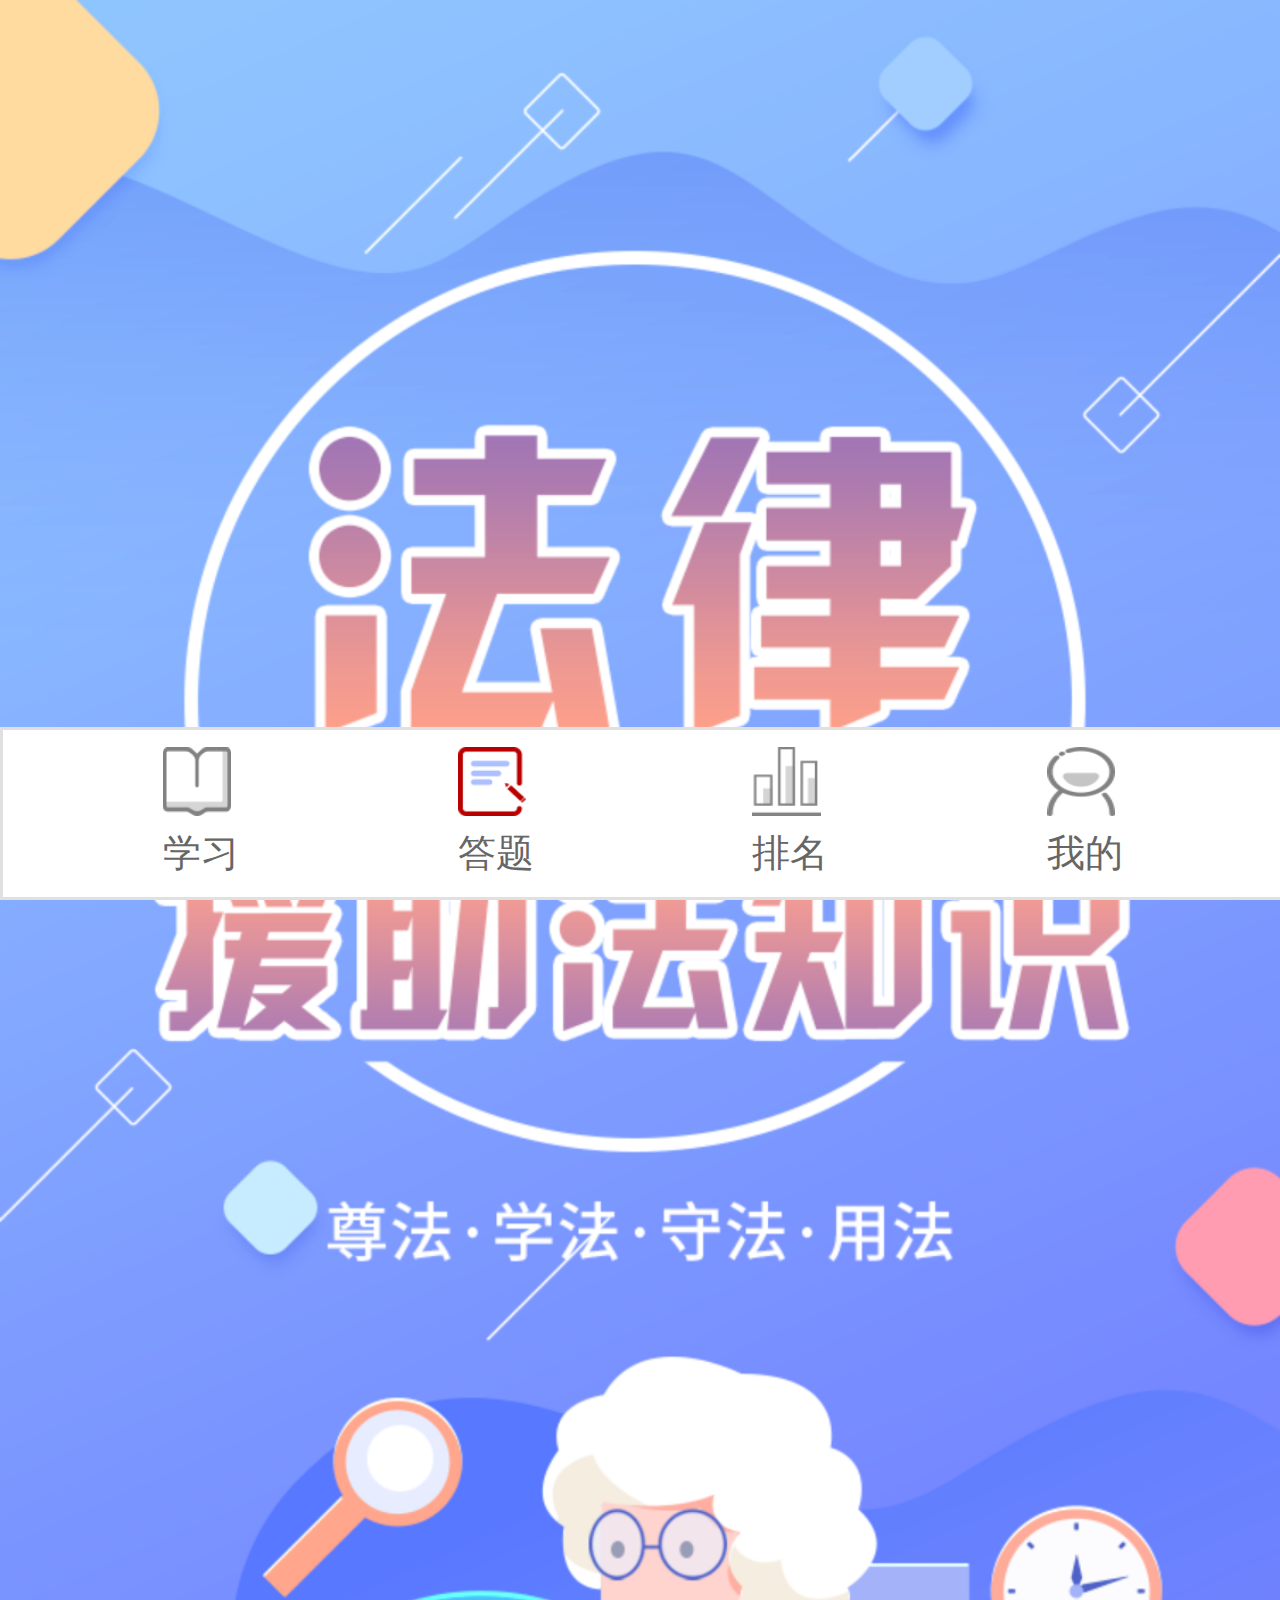
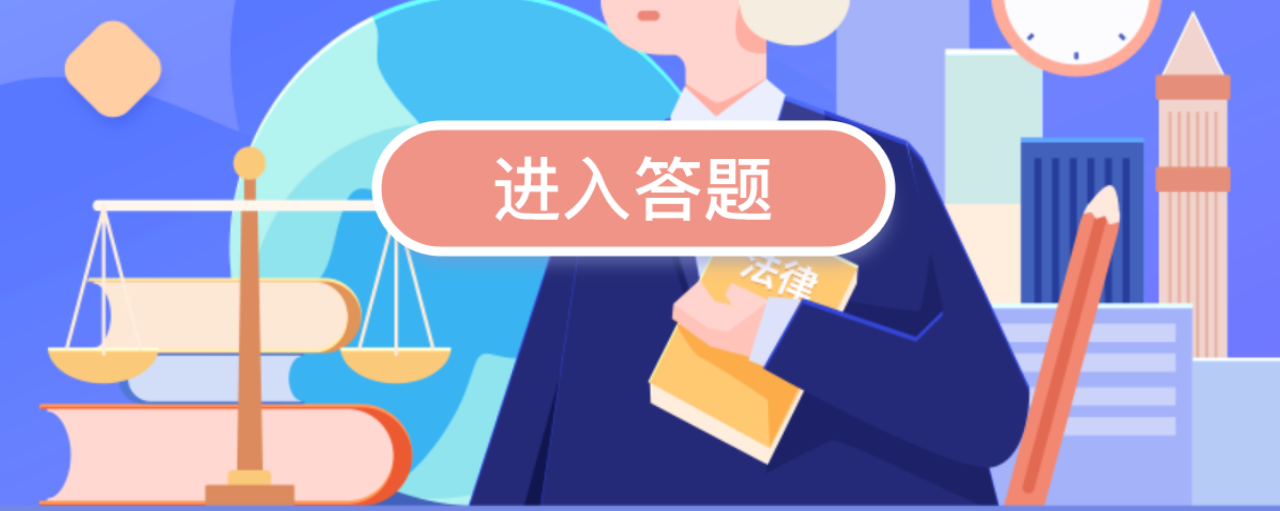
<file: index.html>
<!DOCTYPE html>
<html>
  <head>
    <meta charset="utf-8" />
    <title></title>
		<meta content="width=device-width, initial-scale=1.0, maximum-scale=1.0, user-scalable=0" name="viewport">   
	<link href="./css/index.css" rel="stylesheet" type="text/css">
	
  </head>
 <script  src="./js/common.js">
  
 </script>
 
  <body>
    <div class="box">
     <div class="contentBox">
	
 
	<div  class="submit">
		<img   src="img/btn-2.png" />	
	</div> 
	</div>
	
	<div  class="bottom">
		<div  class="bottombox">
		<div>
			<div  class="bottomimg"><img  src="./img/xuexi-2.png"  /></div>
			<div>学习</div>
		</div>
		<div>
		<div  class="bottomimg">	<img  src="./img/dati-1.png"  /></div>
		<div>	答题</div>
		</div>
		<div>
		<div  class="bottomimg">	<img  src="./img/paiming-2.png"  /></div>
		<div>	排名  </div>
		</div>
		<div>
		<div  class="bottomimg">	<img  src="./img/wode-2.png"  /> </div>
		<div>	我的</div>
		</div>
		
	</div>	
		
		
		
	</div>   
		   
    </div>
  </body>

  <script type="text/javascript"></script>
</html>
</file>
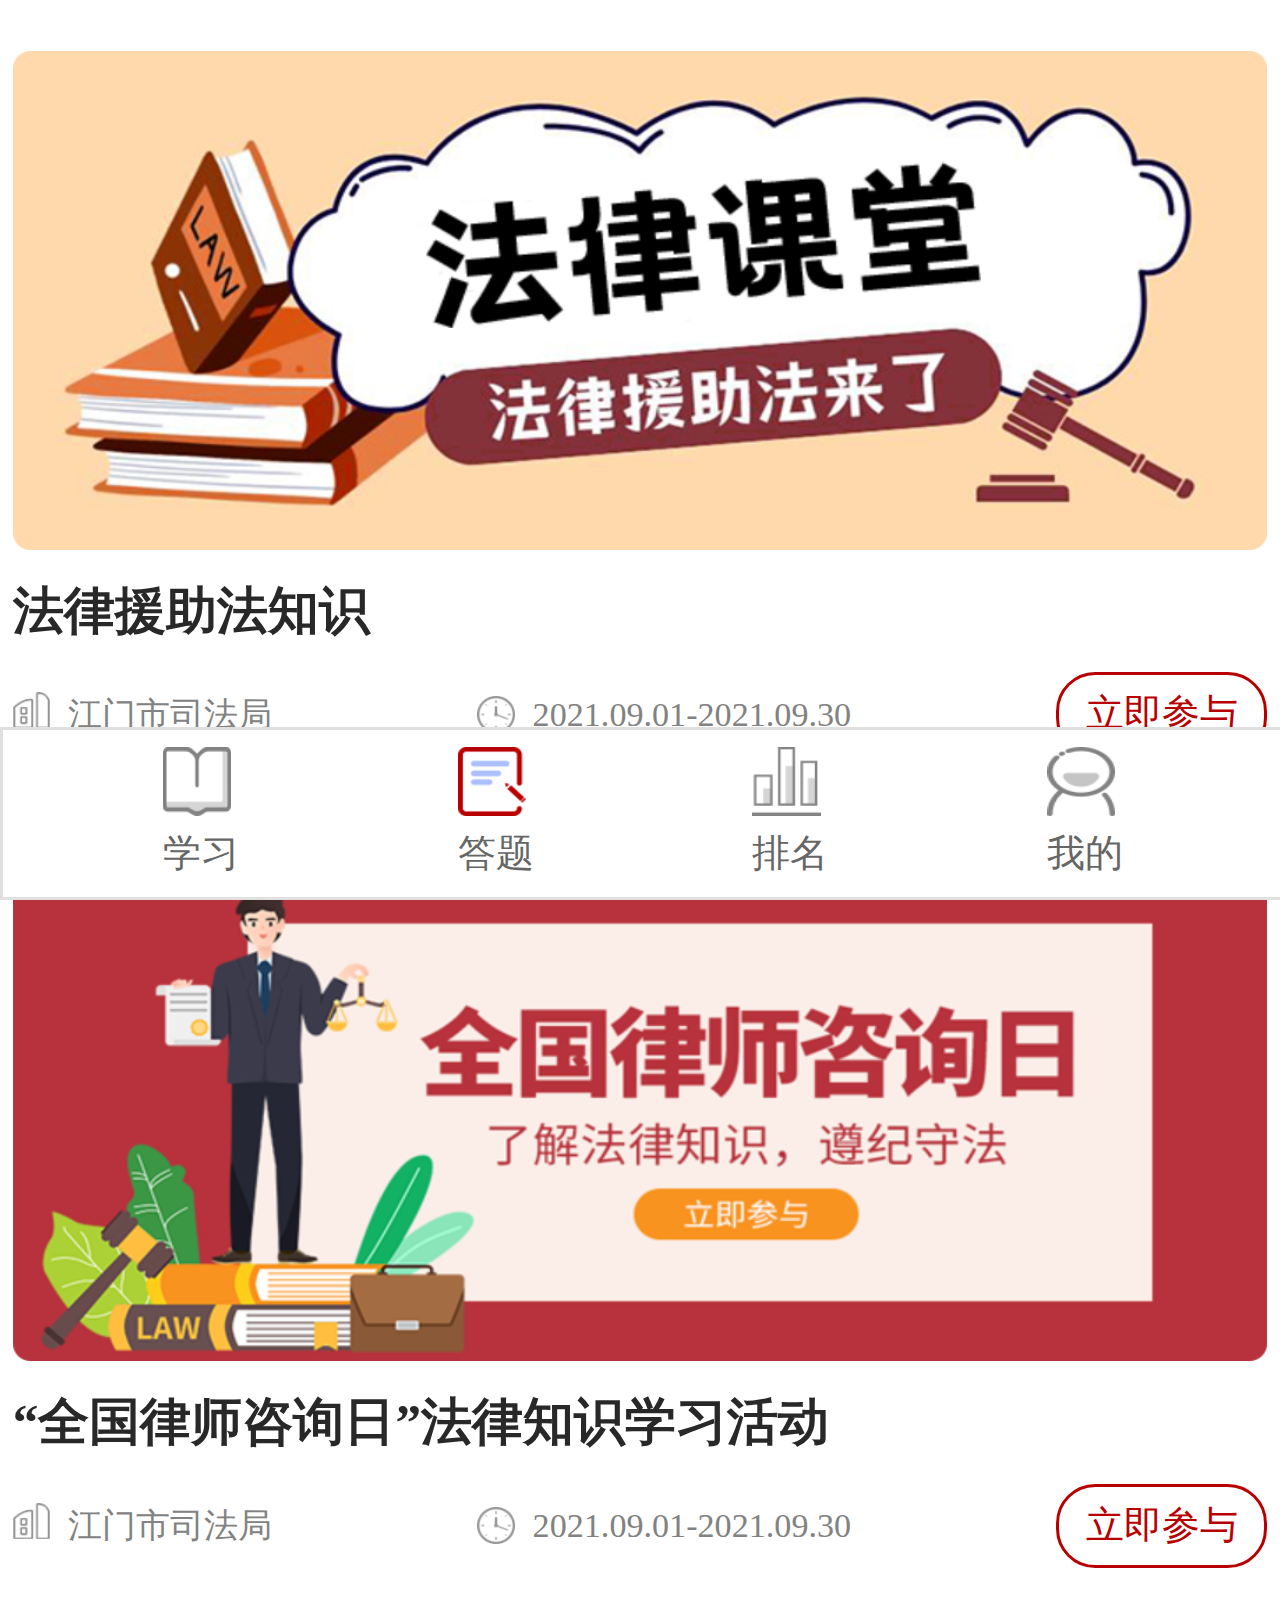
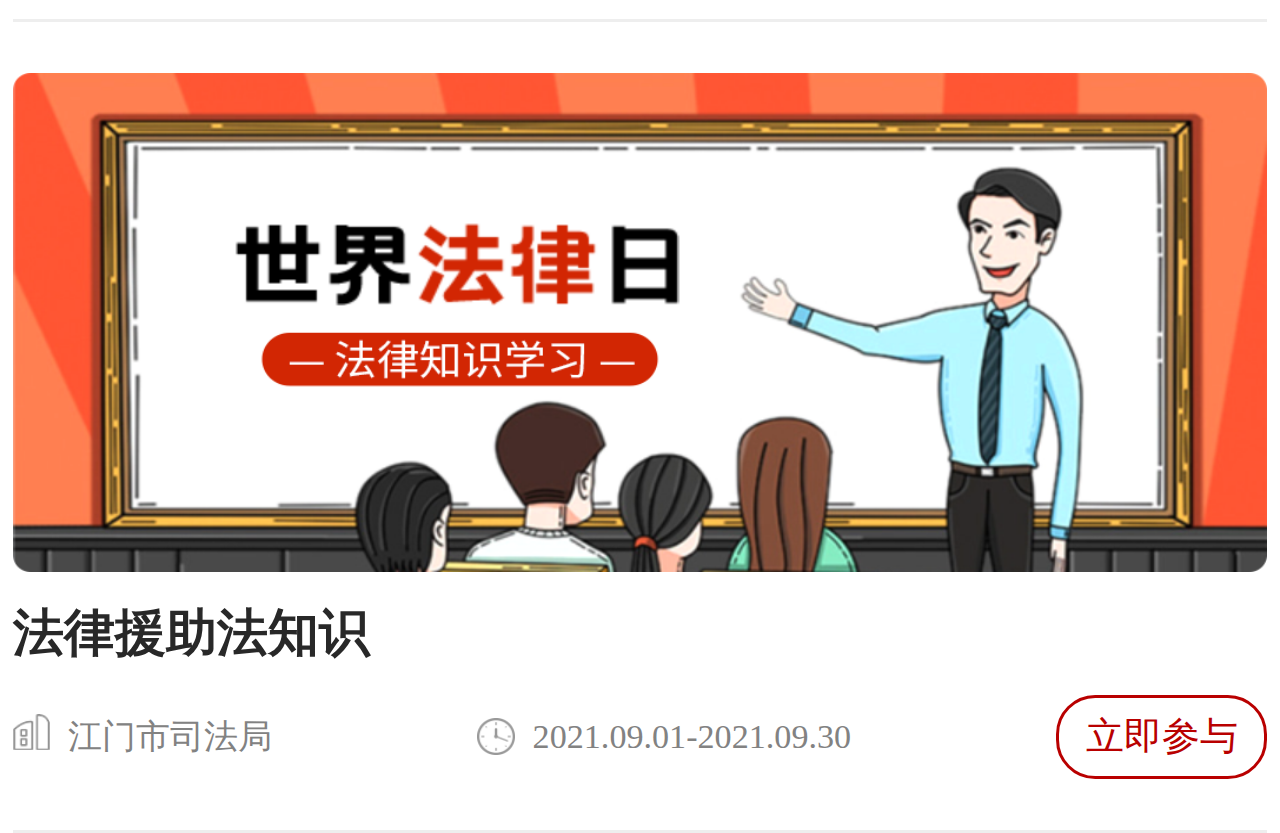
<file: dati.html>
<!DOCTYPE html>
<html>
  <head>
    <meta charset="utf-8" />
    <title></title>
<meta content="width=device-width, initial-scale=1.0, maximum-scale=1.0, user-scalable=0" name="viewport">   
	<link href="./css/dati.css" rel="stylesheet" type="text/css">
	<style>
	
	 	
		
	</style>
  </head>
 <script  src="./js/common.js">
  
 </script>
 
  <body>
    <div class="box">
  <div  class="imgbox">
	  <div  class="contentbox">
	  	   <div  class="content">
	  		<img src="img/banner-2.png" />  
	  		   
	  		   
	  	   </div>
	  	   <div  class="title">
	  		  法律援助法知识
	  	   </div>
	  <div  class="infoBox">
	  	<div class="info">
	  		<div  class="infoicon">
	  			<img  src="./img/icon-1.png" />
	  		</div>
	  		<!-- <i  class="infoicon"></i> -->
	  	<div>	江门市司法局</div>
	  	</div>
	  	<div  class="time">
	  		<div  class="timeicon">
	  			<img  src="./img/icon-2.png" />
	  		</div>
	  		
	  		<div>	2021.09.01-2021.09.30</div>
	  	</div>
	  	<div class="btn">
	  		立即参与
	  	</div>
	  	
	  	
	  	
	  </div>   
	  	   
	  	   
	  	   
	     </div>  
	  	<div  class="contentbox">
	  		   <div  class="content">
	  			<img src="img/banner-3.png" />  
	  			   
	  			   
	  		   </div>
	  		   <div  class="title">
	  			  “全国律师咨询日”法律知识学习活动
	  		   </div>
	  	<div  class="infoBox">
	  		<div class="info">
	  			<div  class="infoicon">
	  				<img  src="./img/icon-1.png" />
	  			</div>
	  			<!-- <i  class="infoicon"></i> -->
	  		<div>	江门市司法局</div>
	  		</div>
	  		<div  class="time">
	  			<div  class="timeicon">
	  				<img  src="./img/icon-2.png" />
	  			</div>
	  			
	  			<div>	2021.09.01-2021.09.30</div>
	  		</div>
	  		<div class="btn">
	  			立即参与
	  		</div>
	  		
	  		
	  		
	  	</div>   
	  		   
	  		   
	  		   
	  	   </div>   
	  	  
	  	  <div  class="contentbox">
	  	  	   <div  class="content">
	  	  		<img src="img/banner-4.png" />  
	  	  		   
	  	  		   
	  	  	   </div>
	  	  	   <div  class="title">
	  	  		  法律援助法知识
	  	  	   </div>
	  	  <div  class="infoBox">
	  	  	<div class="info">
	  	  		<div  class="infoicon">
	  	  			<img  src="./img/icon-1.png" />
	  	  		</div>
	  	  		<!-- <i  class="infoicon"></i> -->
	  	  	<div>	江门市司法局</div>
	  	  	</div>
	  	  	<div  class="time">
	  	  		<div  class="timeicon">
	  	  			<img  src="./img/icon-2.png" />
	  	  		</div>
	  	  		
	  	  		<div>	2021.09.01-2021.09.30</div>
	  	  	</div>
	  	  	<div class="btn">
	  	  		立即参与
	  	  	</div>
	  	  	
	  	  	
	  	  	
	  	  </div>   
	  	  	   
	  	  	   
	  	  	   
	  	     </div>   
	  	    
	    
	    
	  	   
	  	   
	  <div  class="bottom">
	  	<div  class="bottombox">
	  	<div>
	  		<div  class="bottomimg"><img  src="./img/xuexi-2.png"  /></div>
	  		<div>学习</div>
	  	</div>
	  	<div>
	  	<div  class="bottomimg">	<img  src="./img/dati-1.png"  /></div>
	  	<div>	答题</div>
	  	</div>
	  	<div>
	  	<div  class="bottomimg">	<img  src="./img/paiming-2.png"  /></div>
	  	<div>	排名  </div>
	  	</div>
	  	<div>
	  	<div  class="bottomimg">	<img  src="./img/wode-2.png"  /> </div>
	  	<div>	我的</div>
	  	</div>
	  	
	  </div>	
	  	
	  	
	  	
	  </div>   
	  	   
	  
	  
	  
  </div>
	 
    </div>
  </body>

  <script type="text/javascript"></script>
</html>
</file>
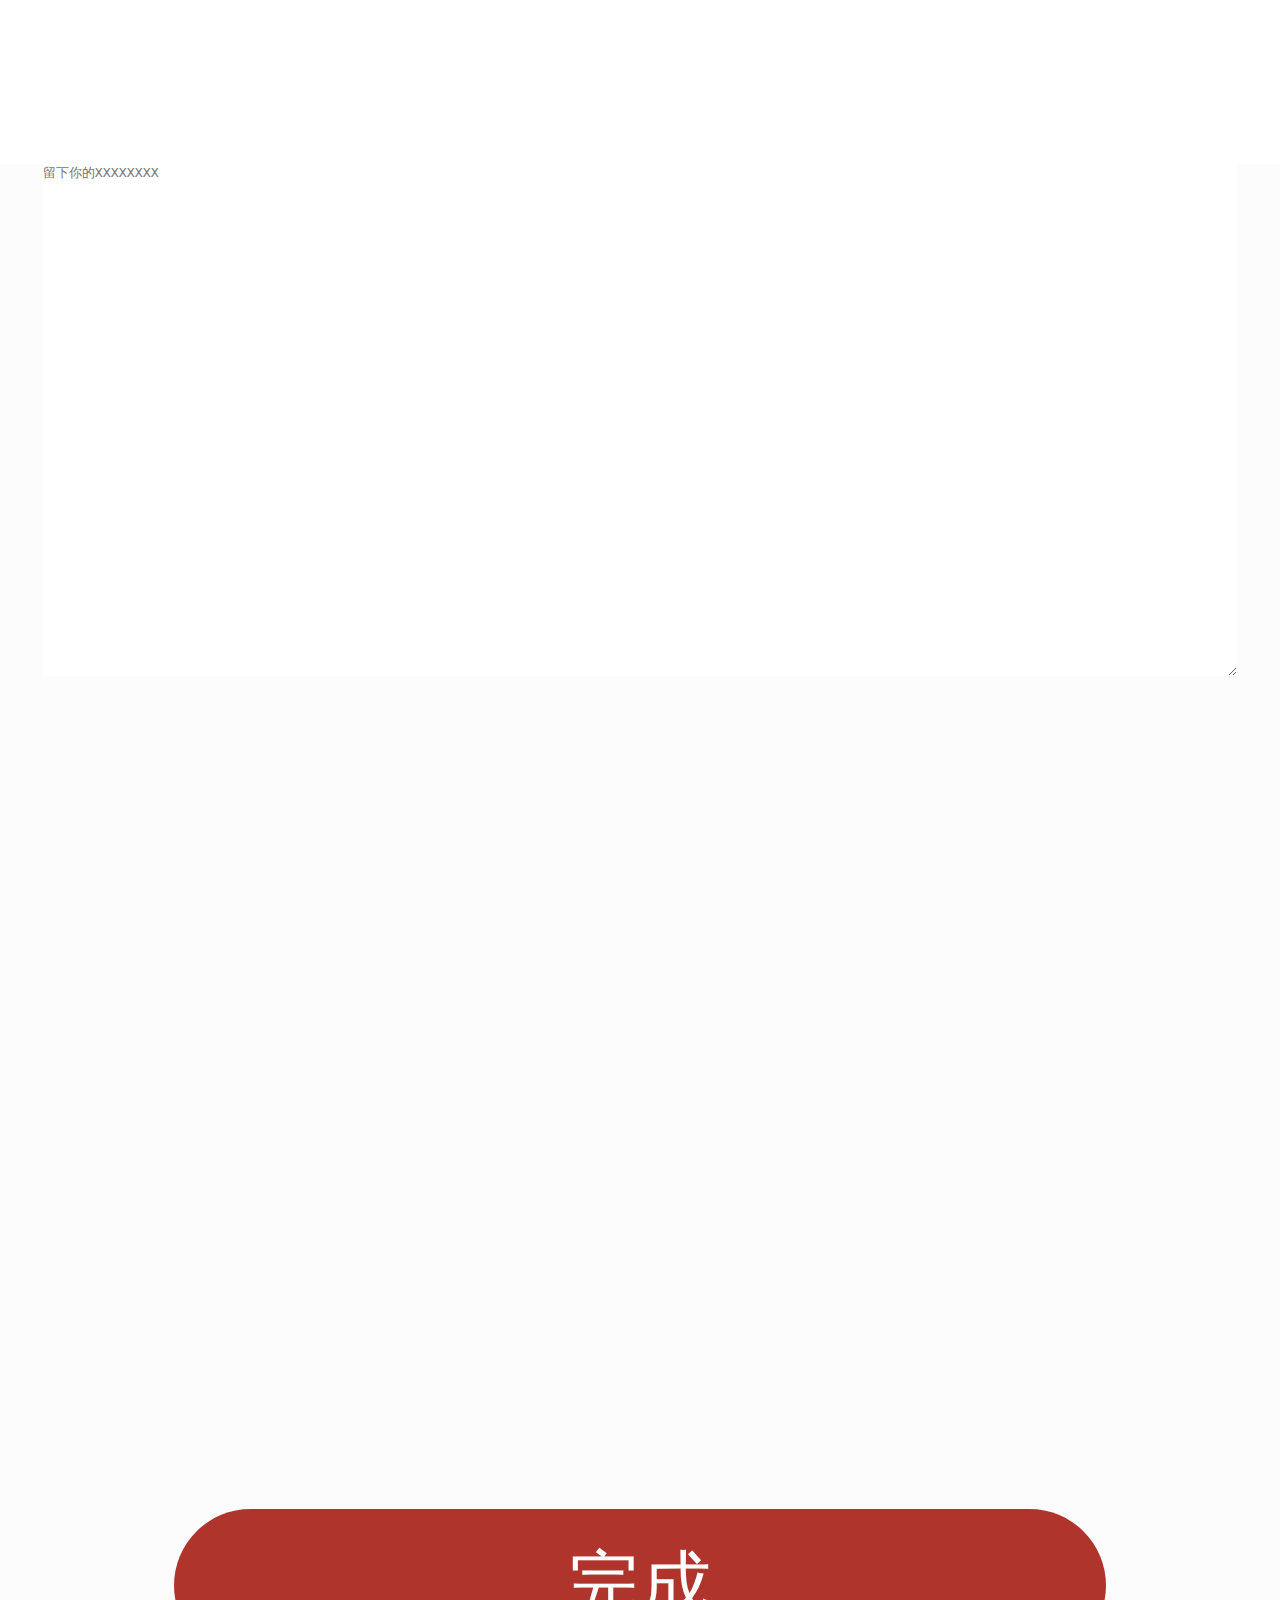
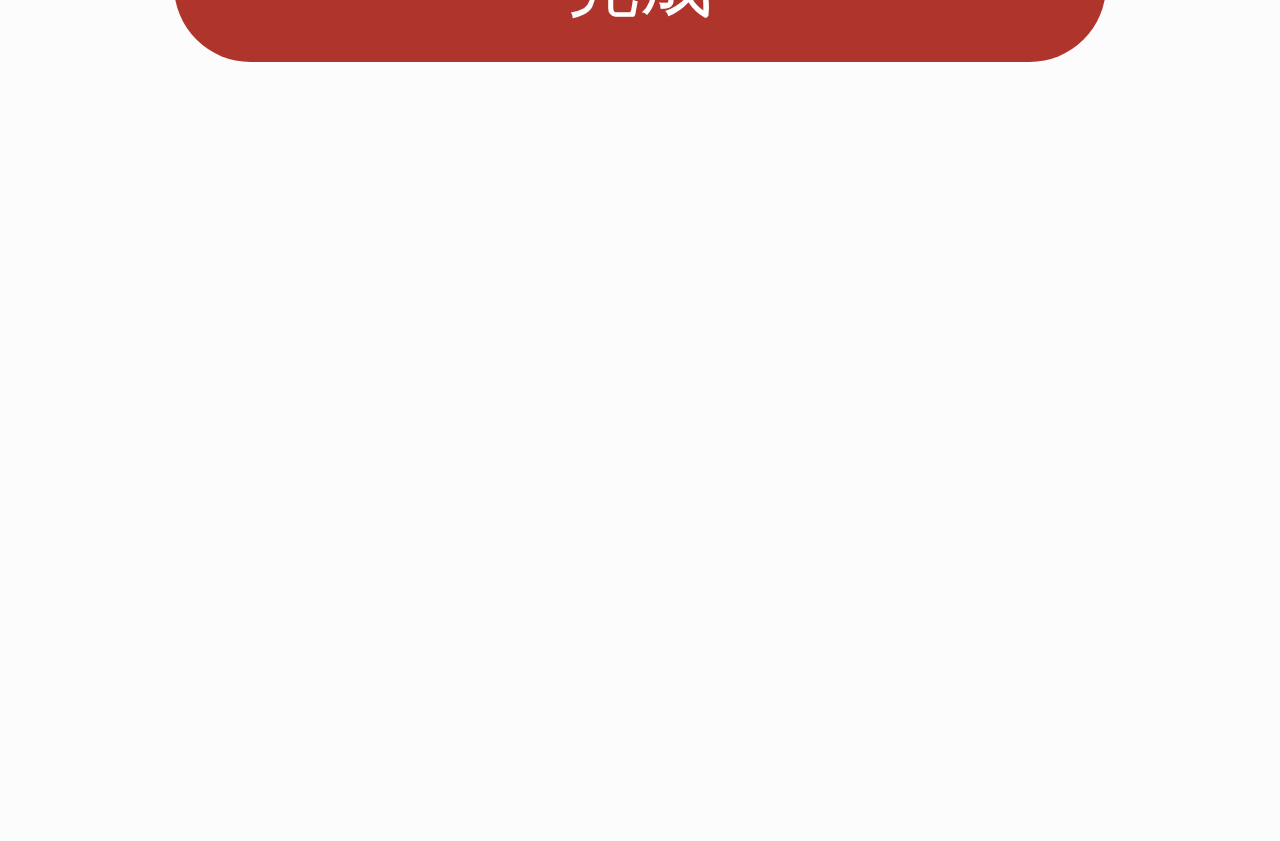
<file: liuyan.html>
<!DOCTYPE html>
<html>
  <head>
    <meta charset="utf-8" />
    <title></title>
	<meta content="width=device-width, initial-scale=1.0, maximum-scale=1.0, user-scalable=0" name="viewport">     
	<link href="./css/liuyan.css" rel="stylesheet" type="text/css">
	<style>
	
	 	
		
	</style>
  </head>
 <script  src="./js/common.js">
  
 </script>
 
  <body>
    <div class="box">
	
	<div  class="input">
		<textarea    placeholder="留下你的XXXXXXXX" rows="20" cols="50"
		
		
		></textarea>
<!-- 	<input   placeholder="搜索相关法律知识"  type="textarea"  rows="10" cols="30" /> -->
	
   </div>
 
<div  class="btn">
	完成
</div>
	
	

	   
	 
    </div>
  </body>

  <script type="text/javascript"></script>
</html>
</file>
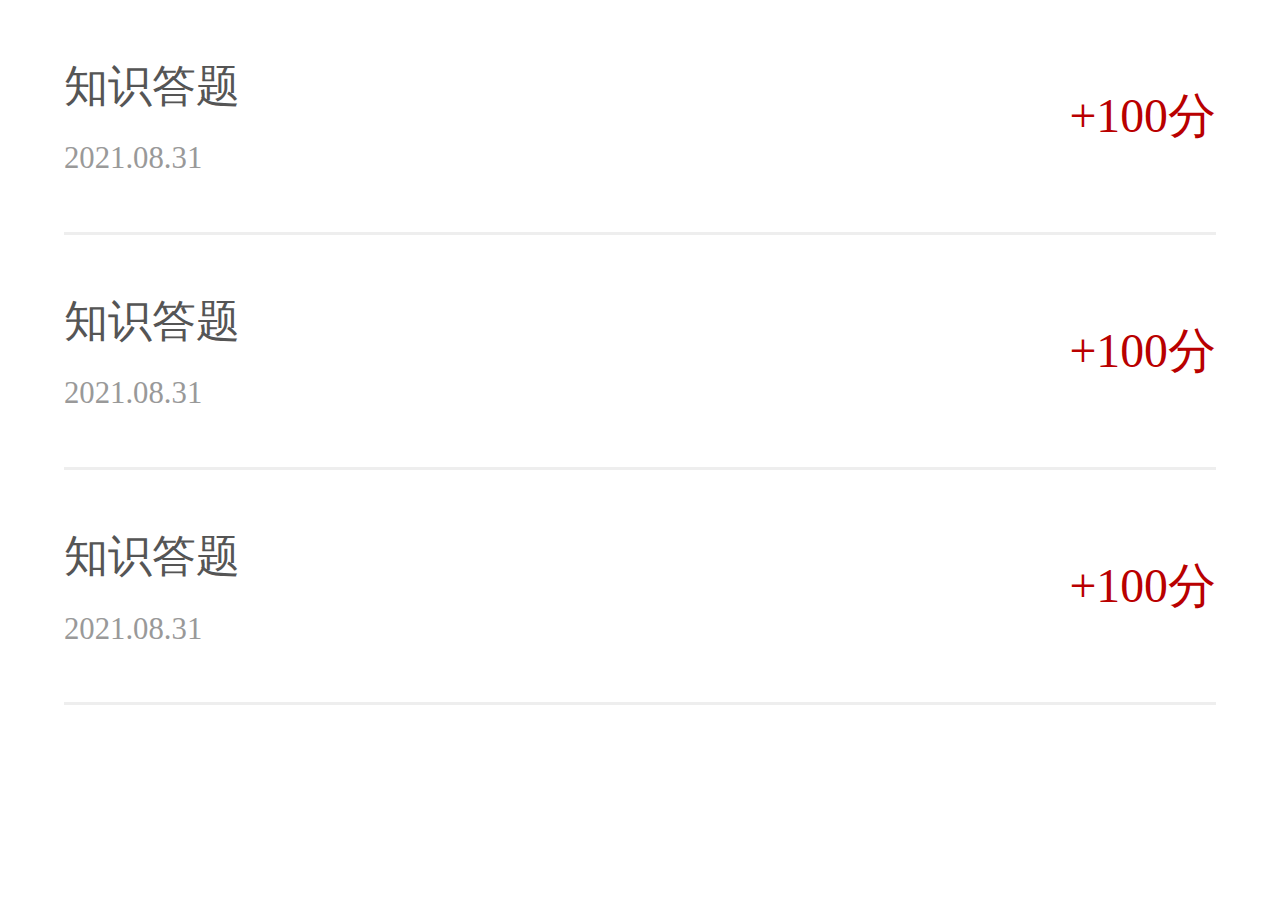
<file: myjifen.html>
<!DOCTYPE html>
<html>
  <head>
    <meta charset="utf-8" />
    <title></title>
		<meta content="width=device-width, initial-scale=1.0, maximum-scale=1.0, user-scalable=0" name="viewport">   
	<link href="./css/myjifen.css" rel="stylesheet" type="text/css">
	<style>
	
	 	
		
	</style>
  </head>
 <script  src="./js/common.js">
  
 </script>
 
  <body>
    <div class="box">
	<div  class="content">
		<div  class="contentbox">
		<div  class="left">
			<div>
				知识答题
			</div>
			<div>
				2021.08.31
			</div>
			
		</div>
		<div  class="right">
			
			+100分
			
			
		</div>
		
		
	</div>	
	<div  class="contentbox">
		<div  class="left">
			<div>
				知识答题
			</div>
			<div>
				2021.08.31
			</div>
			
		</div>
		<div  class="right">
			
			+100分
			
			
		</div>
		
		
	</div>	
	<div  class="contentbox">
		<div  class="left">
			<div>
				知识答题
			</div>
			<div>
				2021.08.31
			</div>
			
		</div>
		<div  class="right">
			
			+100分
			
			
		</div>
		
		
	</div>	
	
	 
	 </div>	
    </div>
  </body>

  <script type="text/javascript"></script>
</html>
</file>
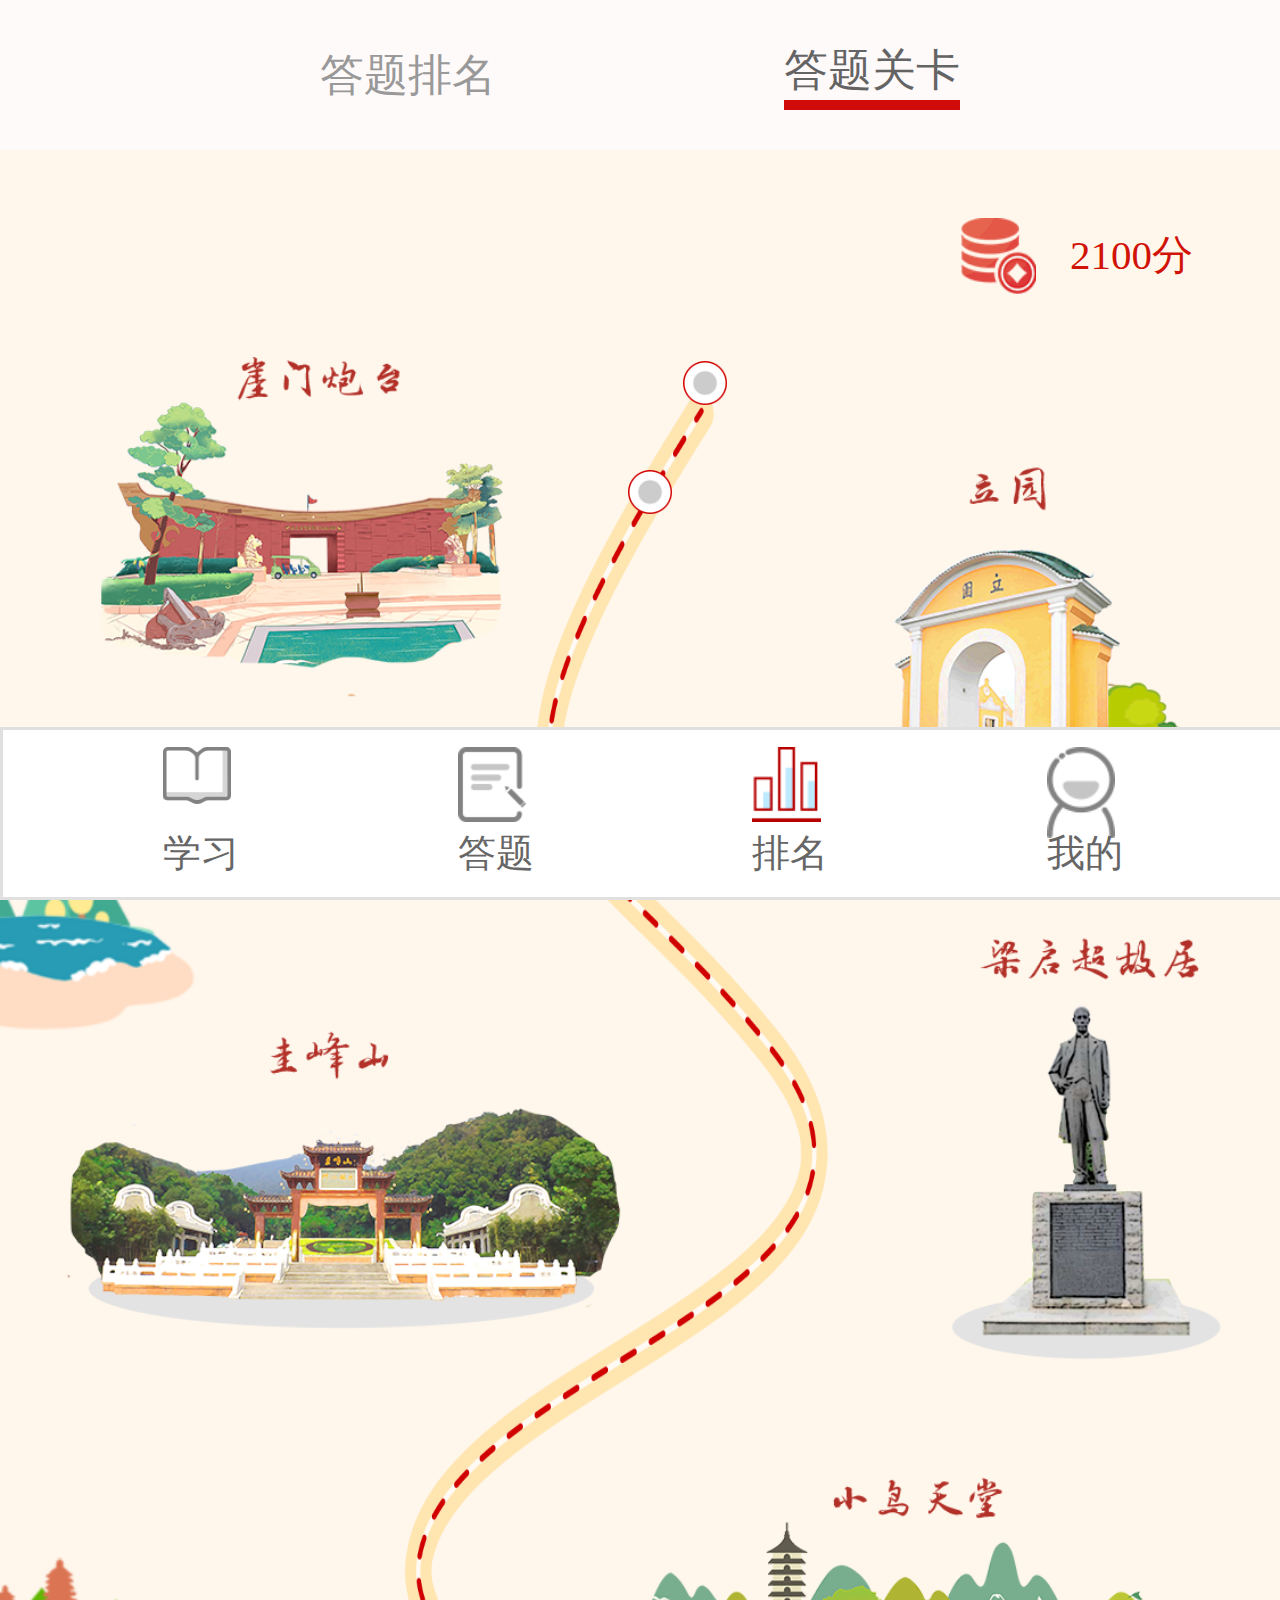
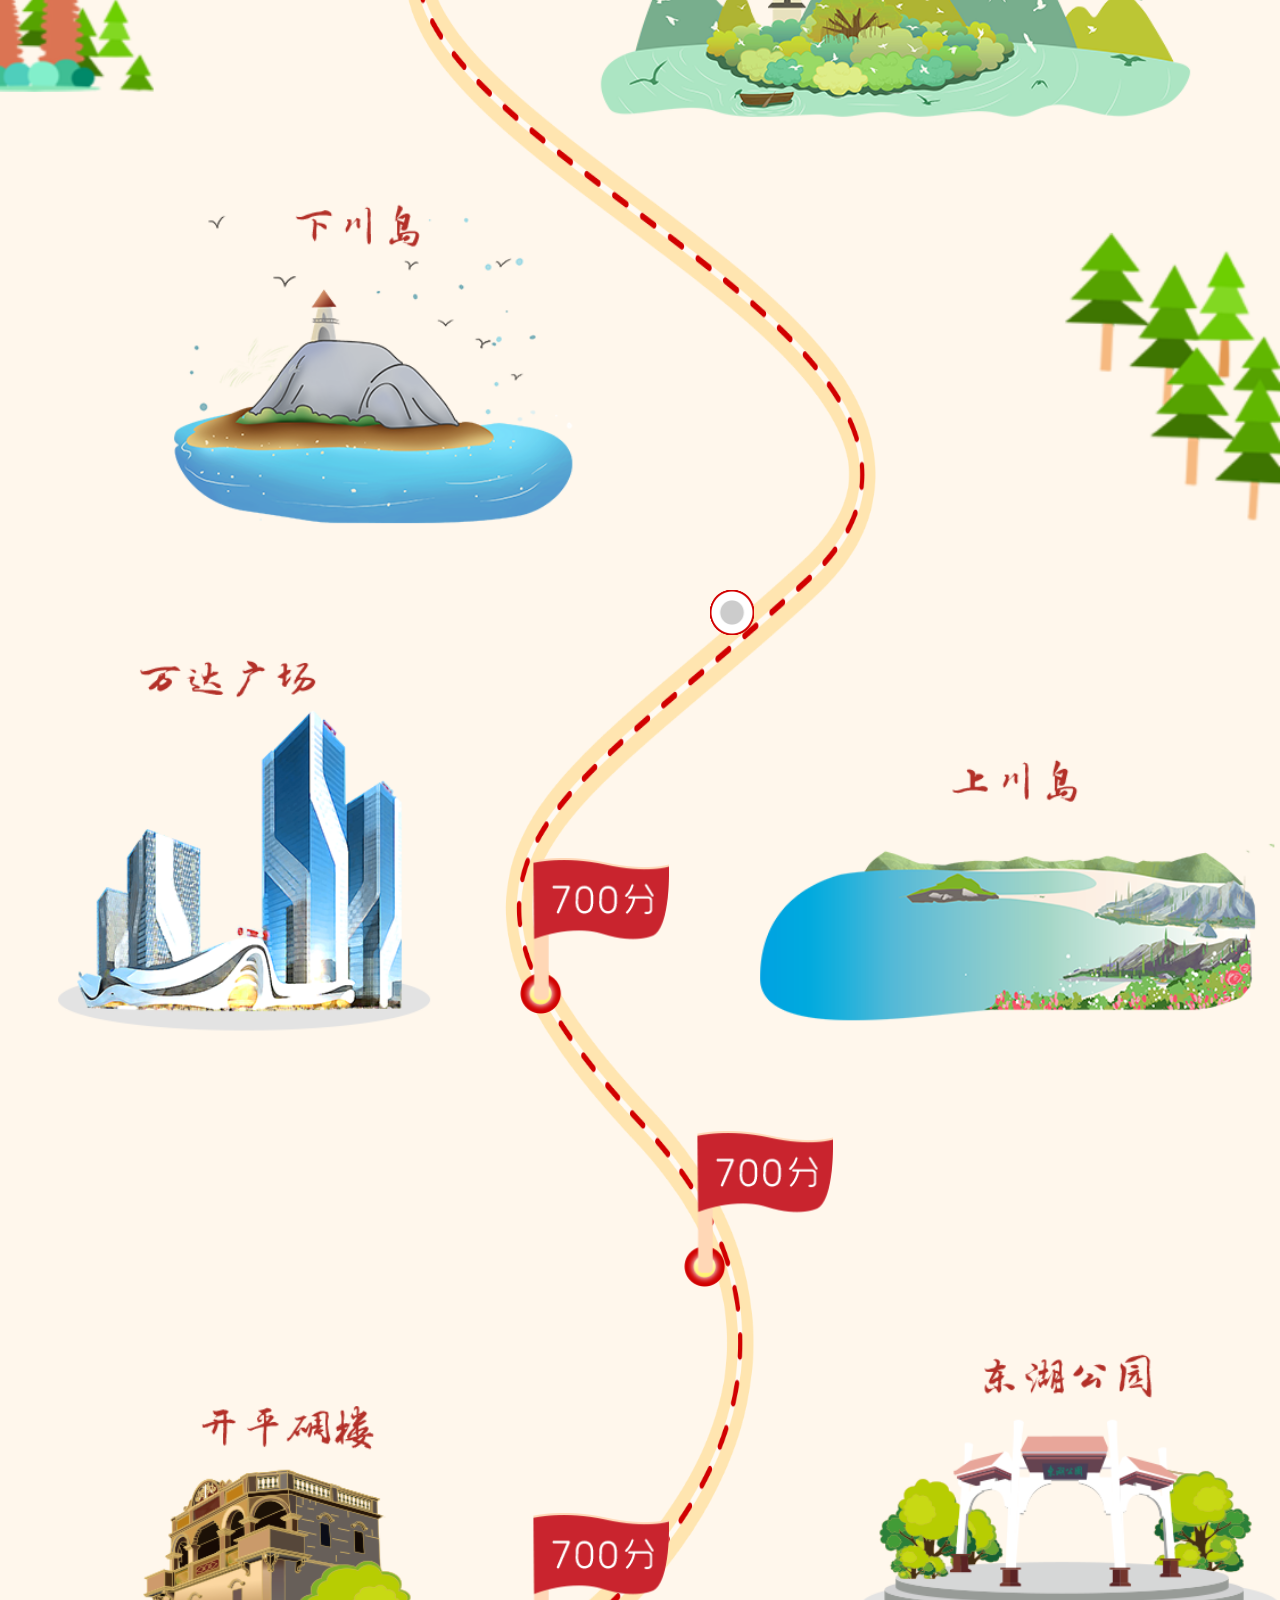
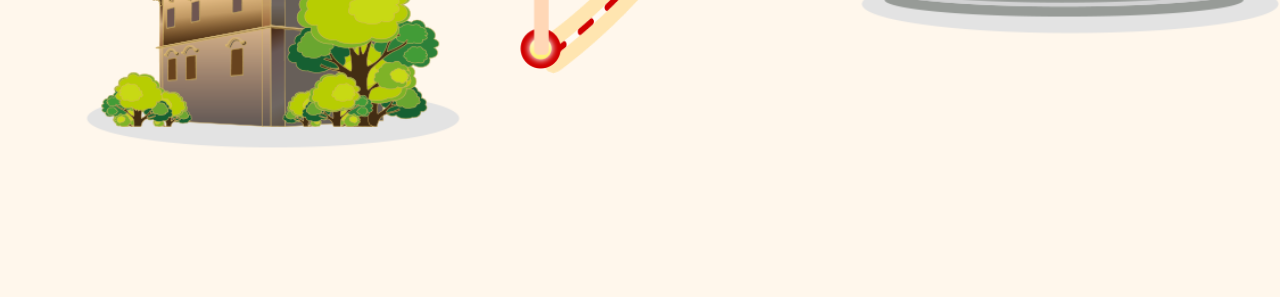
<file: paiming2.html>
<!DOCTYPE html>
<html>
  <head>
    <meta charset="utf-8" />
    <title></title>
	
	<link href="./css/pai.css" rel="stylesheet" type="text/css">
		<meta content="width=device-width, initial-scale=1.0, maximum-scale=1.0, user-scalable=0" name="viewport">   
	<style>
	
	 	
		
	</style>
  </head>
 <script  src="./js/common.js">
  
 </script>
 
  <body>
    <div class="box">
	<div  class="header">
		<div>
			答题排名
		</div>
		<div>
			答题关卡
		</div>
	</div>
<div  class="content">
	<div  class="jifen">
	<div> <img  src="./img/icon.png" /> </div>
		<div>2100分</div>
	</div>
	<div  class="xian">
	
	<img  src="./img/luxian@3x.png"	 />
	</div>
	<div  class="guo">
		<img  src="./img/gou.png"	 />
		
	</div>
	<div  class="guo1">
		<img  src="./img/gou.png"	 />
		
	</div>
	<div  class="guo3">
		<img  src="./img/gou.png"	 />
		
	</div>
	<div  class="fail">
		<img  src="./img/fail.png"	 />
		
	</div>
	<div  class="fail1">
		<img  src="./img/fail.png"	 />
		
	</div>
	<div  class="fail2">
		<img  src="./img/fail.png"	 />
		
	</div>
	<div  class="fail3">
		<img  src="./img/fail.png"	 />
		
	</div>
	<div  class="fail4">
		<img  src="./img/fail.png"	 />
		
	</div>
	<div  class="fail5">
		<img  src="./img/fail.png"	 />
		
	</div>
	<div  class="fail6">
		<img  src="./img/fail.png"	 />
		
	</div>
	<div  class="fail7">
		<img  src="./img/fail.png"	 />
		
	</div>
	 
	
	
	
</div>  
	   
<div  class="bottom">
	<div  class="bottombox">
	<div>
		<div  class="bottomimg"><img  src="./img/xuexi-2.png"  /></div>
		<div>学习</div>
	</div>
	<div>
	<div  class="bottomimg">	<img  src="./img/dati-2.png"  /></div>
	<div>	答题</div>
	</div>
	<div>
	<div  class="bottomimg">	<img  src="./img/paiming-1.png"  /></div>
	<div>	排名  </div>
	</div>
	<div>
	<div  class="bottomimg">	<img  src="./img/wode-2.png"  /> </div>
	<div>	我的</div>
	</div>
	
</div>	
	
	
	
</div>   
	   
	 
    </div>
  </body>

  <script type="text/javascript"></script>
</html>
</file>
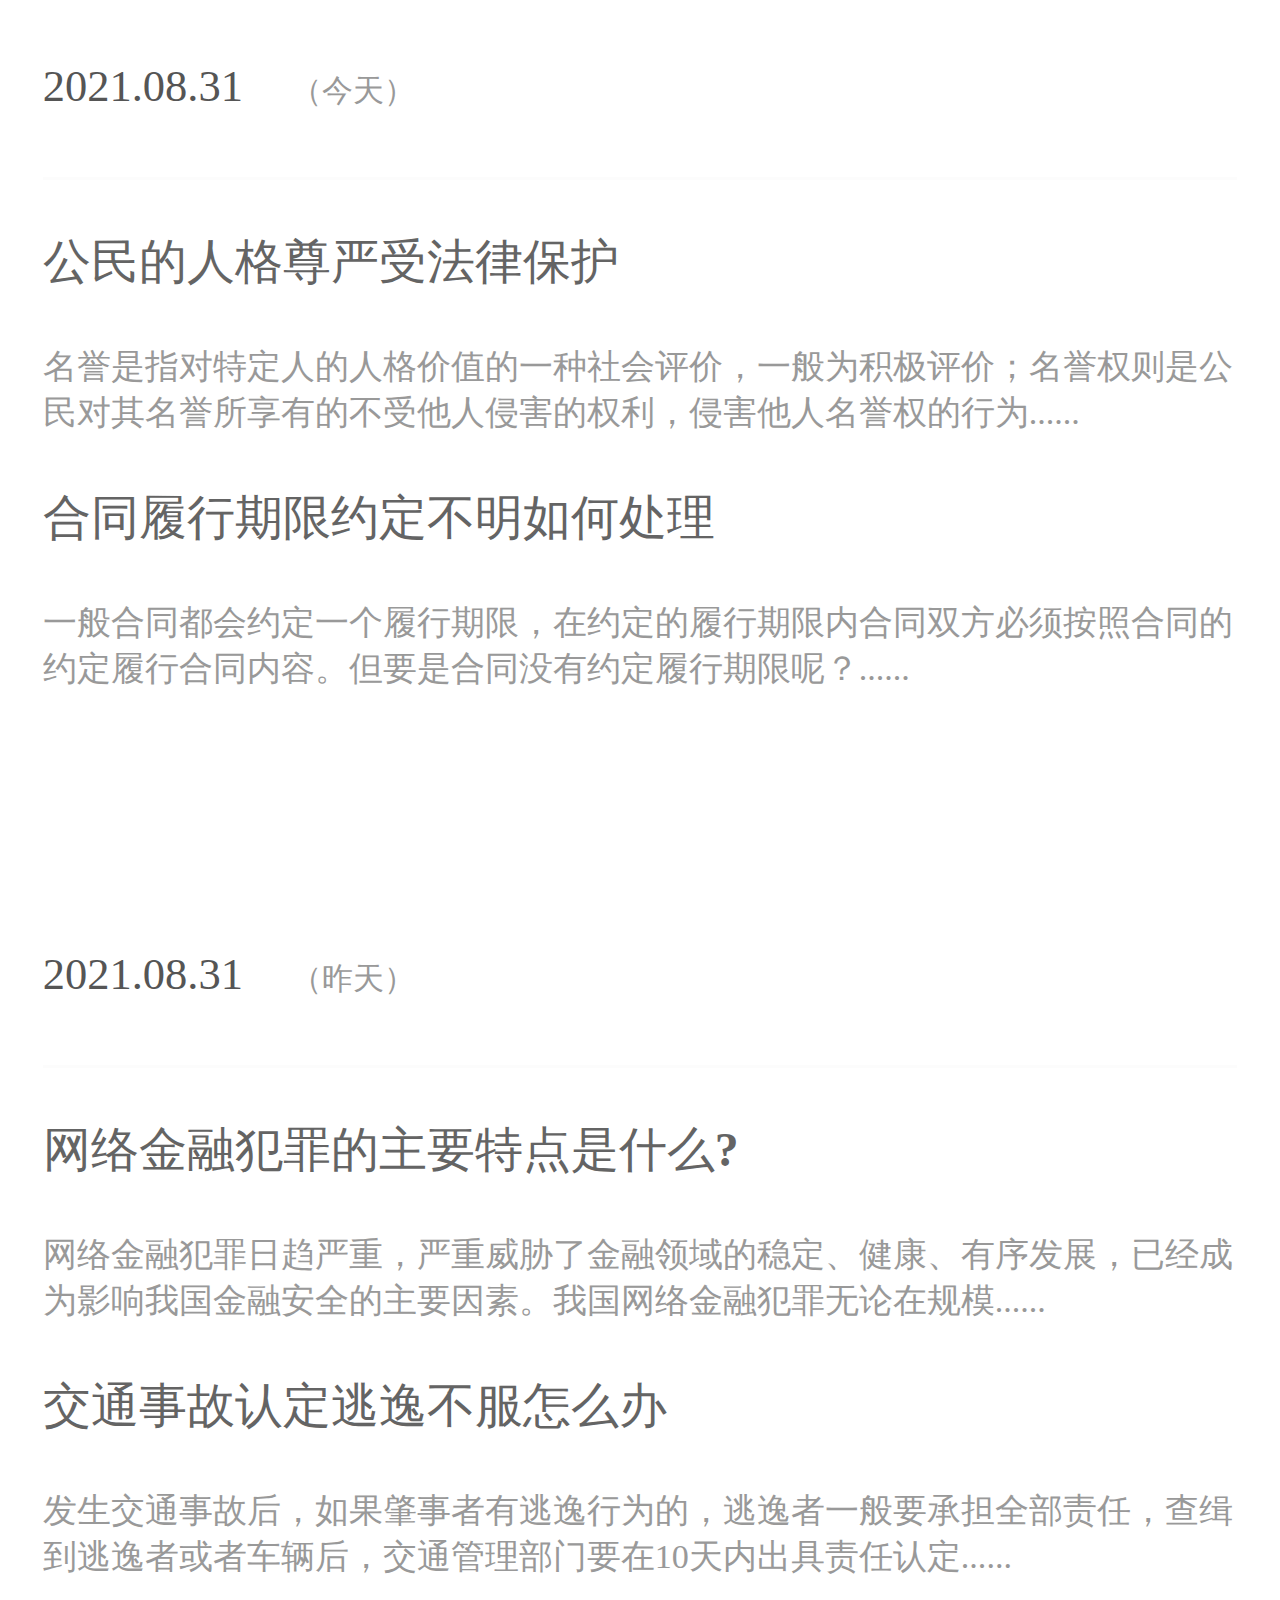
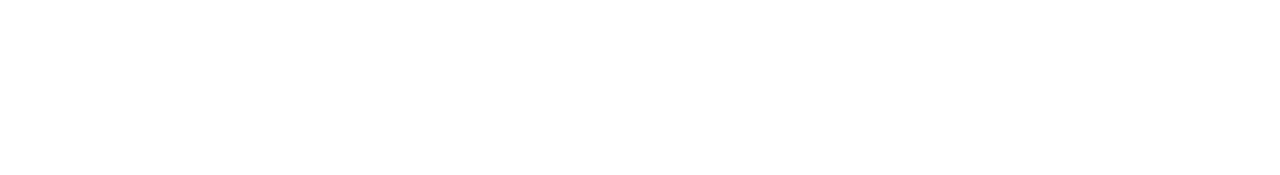
<file: study.html>
<!DOCTYPE html>
<html>
  <head>
    <meta charset="utf-8" />
    <title></title>
		<meta content="width=device-width, initial-scale=1.0, maximum-scale=1.0, user-scalable=0" name="viewport">   
	<link href="./css/study.css" rel="stylesheet" type="text/css">
	<style>
	
	 	
		
	</style>
  </head>
 <script  src="./js/common.js">
  
 </script>
 
  <body>
    <div class="box">
	<div  class="item">
	<div  class="title">
	<span>2021.08.31</span>	
	<span>（今天）</span>
	</div>
	<div  class="itemtitle">
		公民的人格尊严受法律保护
	</div>
		
	<div  class="itemcontent">
		名誉是指对特定人的人格价值的一种社会评价，一般为积极评价；名誉权则是公民对其名誉所享有的不受他人侵害的权利，侵害他人名誉权的行为......
		
	</div>	
	<div  class="itemtitle">
		合同履行期限约定不明如何处理
	</div>
		
	<div  class="itemcontent">
		一般合同都会约定一个履行期限，在约定的履行期限内合同双方必须按照合同的约定履行合同内容。但要是合同没有约定履行期限呢？......
	</div>	
		
		
		
		
		
		</div>
		<div  class="item">
		<div  class="title">
		<span>2021.08.31</span>	
		<span>（昨天）</span>
		</div>
		<div  class="itemtitle">
		网络金融犯罪的主要特点是什么?
		</div>
			
		<div  class="itemcontent">
			网络金融犯罪日趋严重，严重威胁了金融领域的稳定、健康、有序发展，已经成为影响我国金融安全的主要因素。我国网络金融犯罪无论在规模......
			
		</div>	
		<div  class="itemtitle">
		交通事故认定逃逸不服怎么办

		</div>
			
		<div  class="itemcontent">
			发生交通事故后，如果肇事者有逃逸行为的，逃逸者一般要承担全部责任，查缉到逃逸者或者车辆后，交通管理部门要在10天内出具责任认定......
		</div>	
			
			
			
			
			
			</div>
	
	 
    </div>
  </body>

  <script type="text/javascript"></script>
</html>
</file>
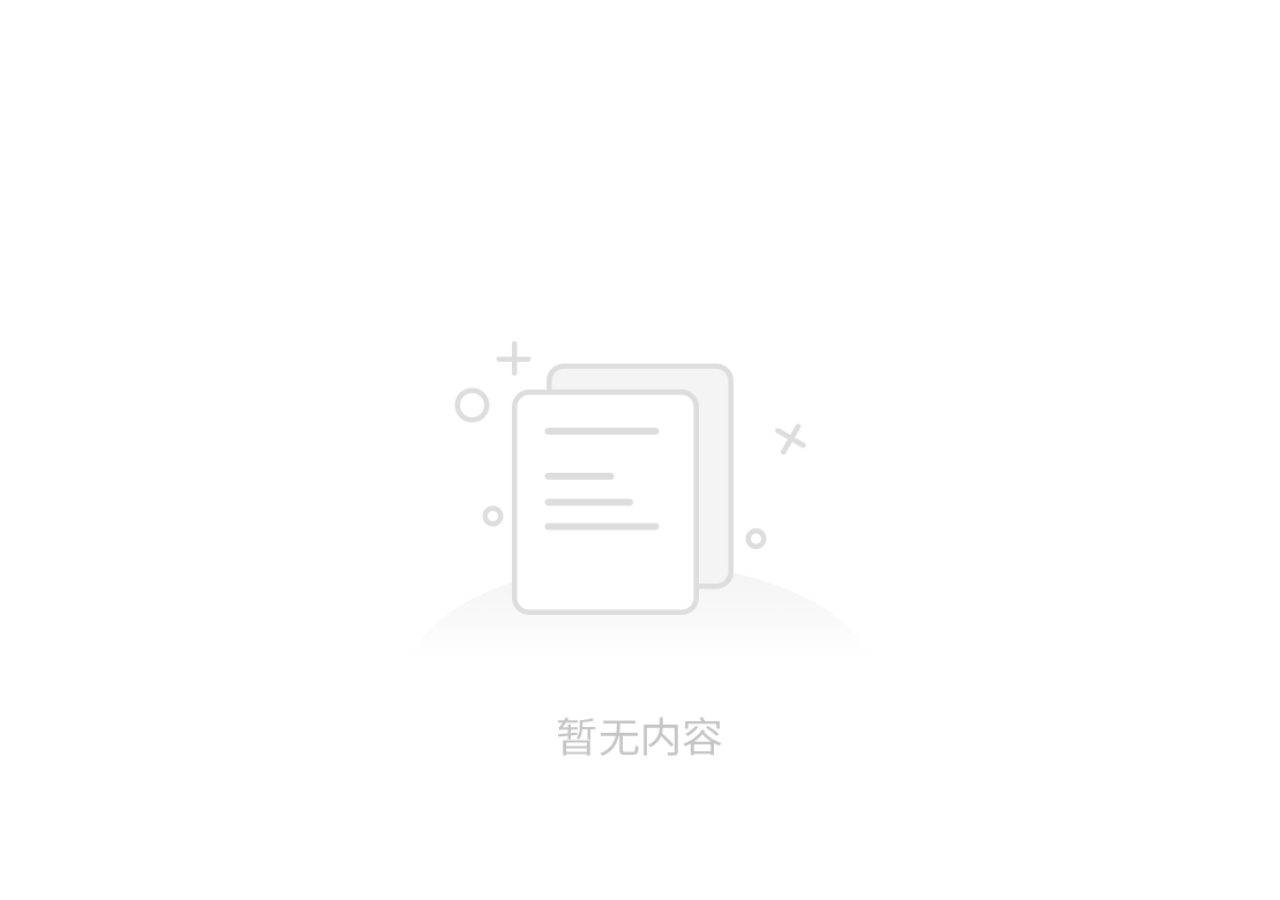
<file: xiaoxi.html>
<!DOCTYPE html>
<html>
  <head>
    <meta charset="utf-8" />
    <title></title>
		<meta content="width=device-width, initial-scale=1.0, maximum-scale=1.0, user-scalable=0" name="viewport">   
	<link href="./css/xiaoxi.css" rel="stylesheet" type="text/css">
	<style>
	
	 	
		
	</style>
  </head>
 <script  src="./js/common.js">
  
 </script>
 
  <body>
    <div class="box">
	
	<div  class="img">
	<img  src="./img/zanwu.png"  />	
		
	</div>
	 
    </div>
  </body>

  <script type="text/javascript"></script>
</html>
</file>
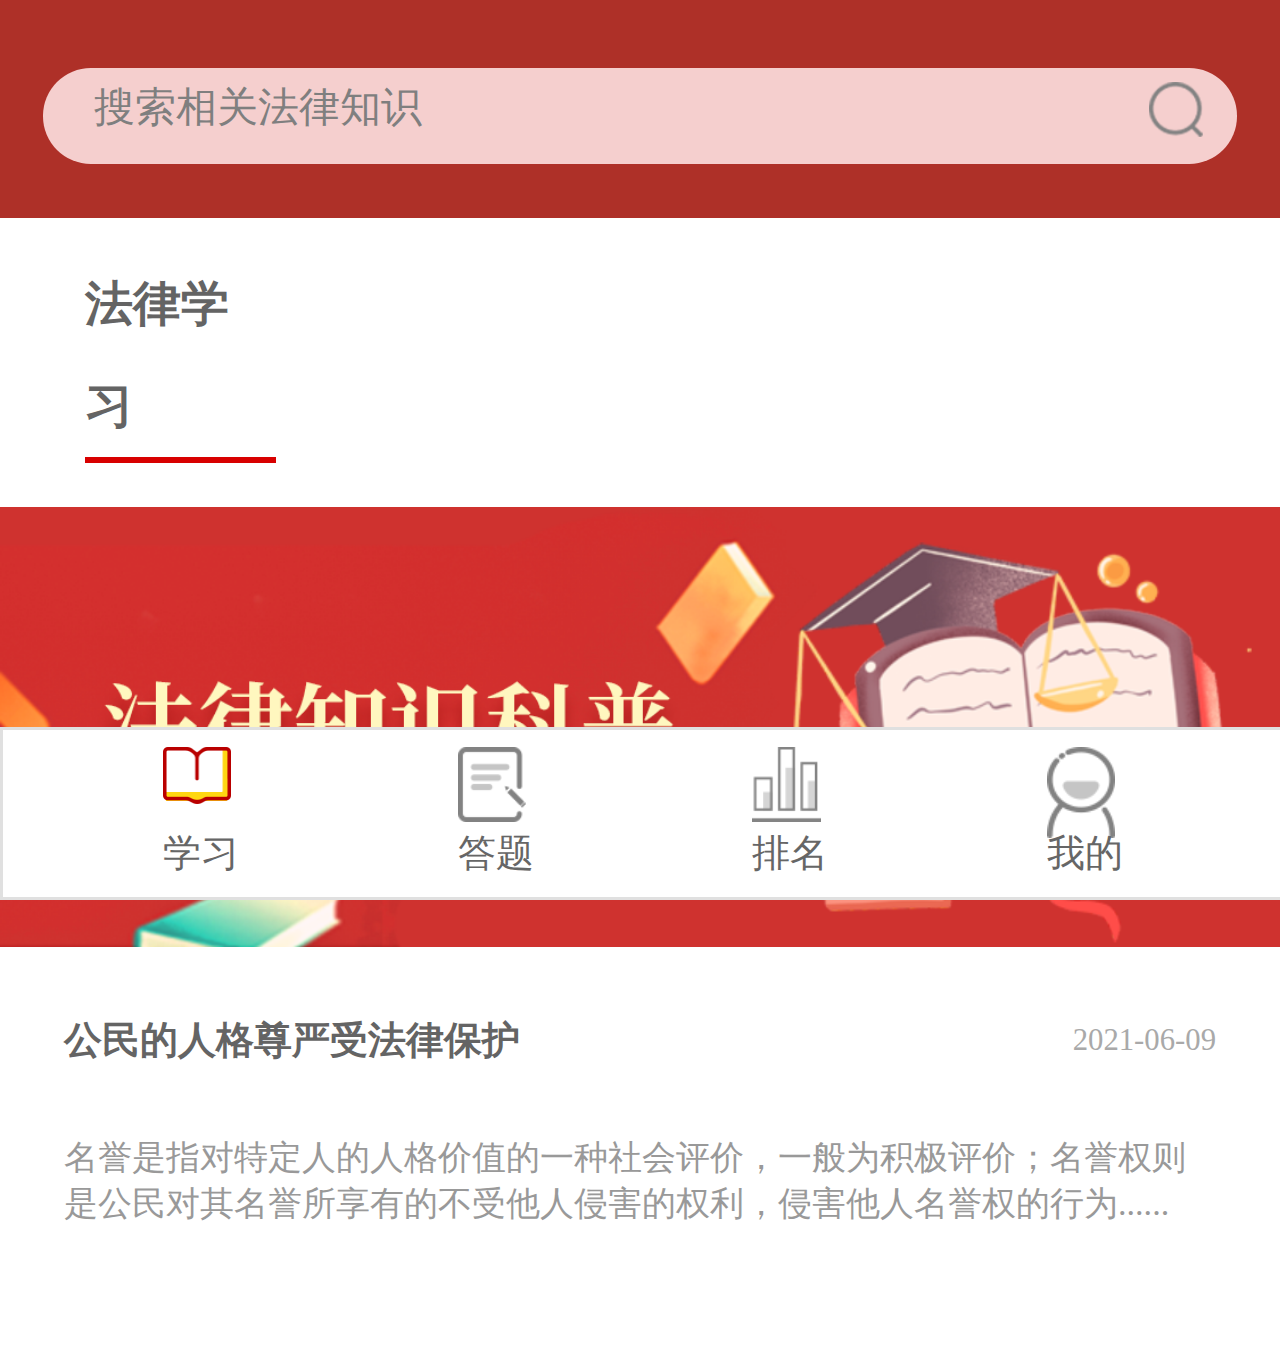
<file: xuexi.html>
<!DOCTYPE html>
<html>
  <head>
    <meta charset="utf-8" />
    <title></title>
		<meta content="width=device-width, initial-scale=1.0, maximum-scale=1.0, user-scalable=0" name="viewport">   
	<link href="./css/xuexi.css" rel="stylesheet" type="text/css">
	<style>
	
	 	
		
	</style>
  </head>
 <script  src="./js/common.js">
  
 </script>
 
  <body>
    <div class="box">
	<div  class="header">
	<div  class="input">	<input   placeholder="搜索相关法律知识" />
	<img  src="./img/sousuo.png"  /  class="sousuoicon">
	</div>
   </div>
   <div  class="tab">
	   法律学习
	   
   </div>
<div  class="bannerimg">
	
<img  src="./img/banner-1.png"  />
</div>	 
<div  class="contenttitle">
	<div>
		公民的人格尊严受法律保护
	</div>
	<div>
		  2021-06-09
	</div>
	
</div>

<div  class="content">
名誉是指对特定人的人格价值的一种社会评价，一般为积极评价；名誉权则是公民对其名誉所享有的不受他人侵害的权利，侵害他人名誉权的行为......	
	
	
</div>
	
	   
<div  class="bottom">
	<div  class="bottombox">
	<div>
		<div  class="bottomimg"><img  src="./img/xuexi-1.png"  /></div>
		<div>学习</div>
	</div>
	<div>
	<div  class="bottomimg">	<img  src="./img/dati-2.png"  /></div>
	<div>	答题</div>
	</div>
	<div>
	<div  class="bottomimg">	<img  src="./img/paiming-2.png"  /></div>
	<div>	排名  </div>
	</div>
	<div>
	<div  class="bottomimg">	<img  src="./img/wode-2.png"  /> </div>
	<div>	我的</div>
	</div>
	
</div>	
	
	
	
</div>   
	   
	 
    </div>
  </body>

  <script type="text/javascript"></script>
</html>
</file>
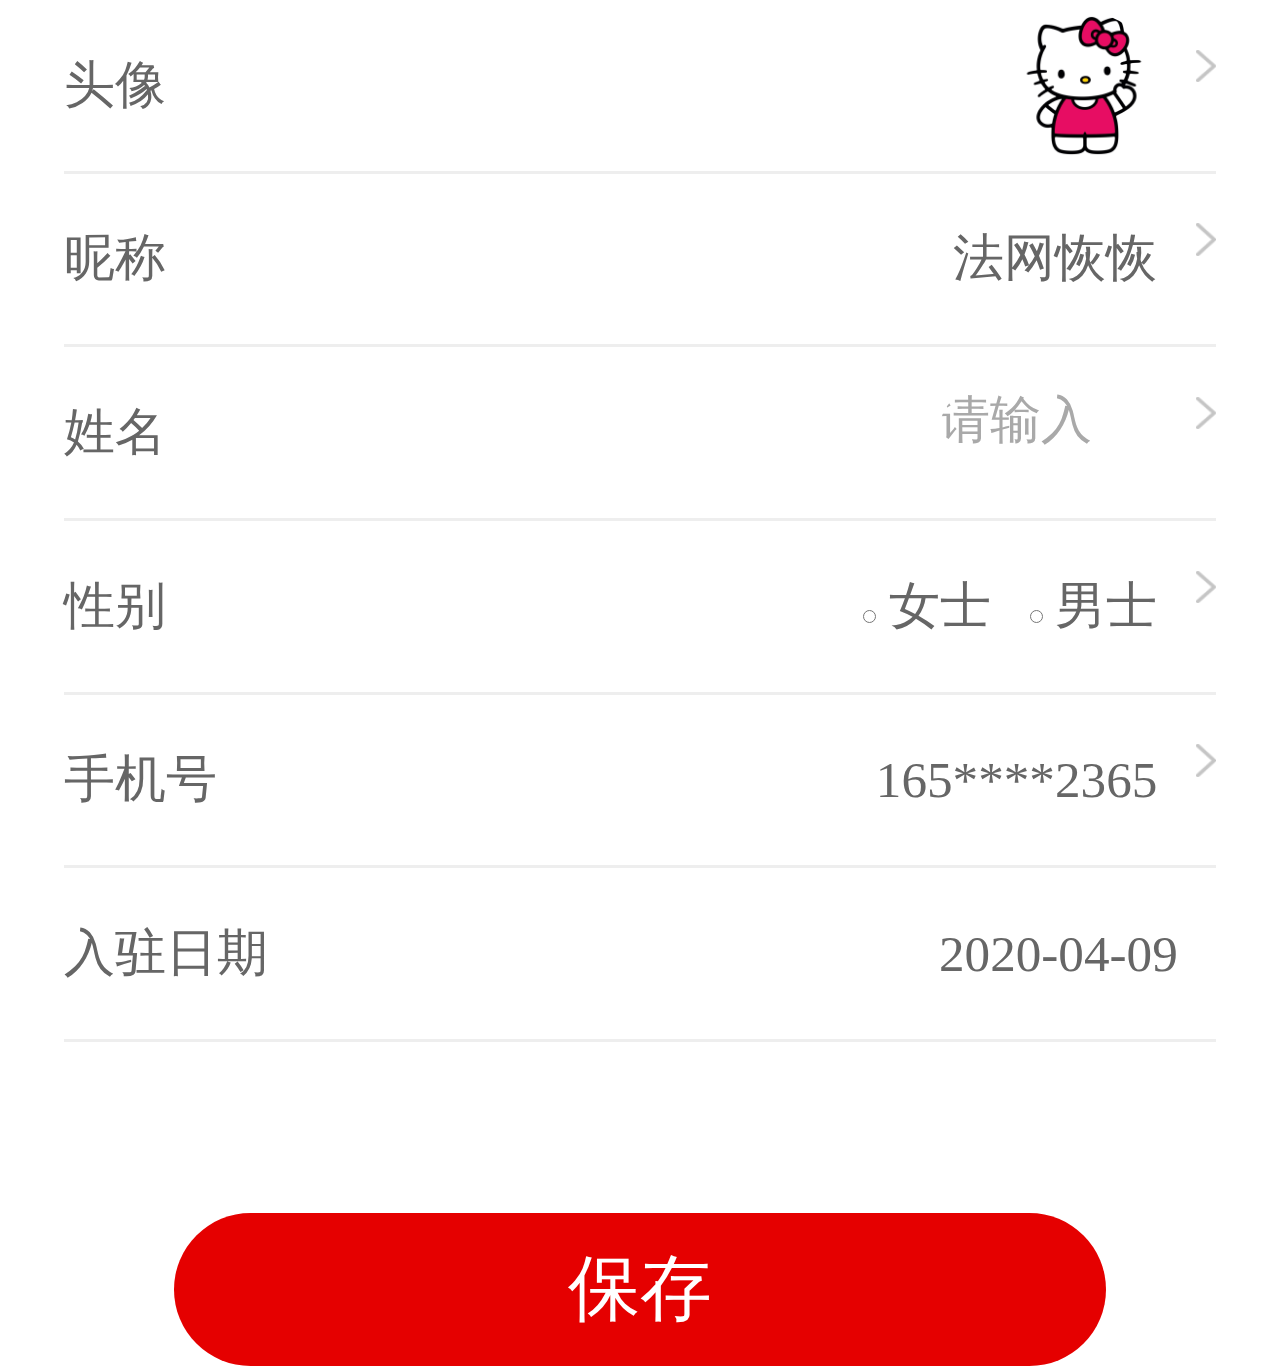
<file: ziliao.html>
<!DOCTYPE html>
<html>
  <head>
    <meta charset="utf-8" />
    <title></title>
		<meta content="width=device-width, initial-scale=1.0, maximum-scale=1.0, user-scalable=0" name="viewport">   
	<link href="./css/ziliao.css" rel="stylesheet" type="text/css">
	<style>
	
	 	
		
	</style>
  </head>
 <script  src="./js/common.js">
  
 </script>
 
  <body>
    <div class="box">
	<div  class="item">
		<div  class="left">
			头像
			
		</div>
		
		<div  class="right">
			<div  class="rightimg">
		<img  src="./img/img.png"	 />
			</div>
			<div>
			<img  src="./img/jiantou.png"	 />
				
			</div>
			
		</div>
		
		
 </div>
 
 <div  class="item">
 		<div  class="left">
 		昵称
 			
 		</div>
 		
 		<div  class="right">
 			<div>
 		法网恢恢
 			</div>
 			<div>
 			<img  src="./img/jiantou.png"	 />
 				
 			</div>
 			
 		</div>
 		
 		
 </div>
 <div  class="item">
 		<div  class="left">
 		姓名
 			
 		</div>
 		
 		<div  class="right">
 			<div class="input">
 		<input   placeholder="请输入" />
 			</div>
 			<div>
 			<img  src="./img/jiantou.png"	 />
 				
 			</div>
 			
 		</div>
 		
 		
 </div>
 
 <div  class="item">
 		<div  class="left">
 		性别
 			
 		</div>
 		
 		<div  class="right">
 			<div >
 			<input type="radio" name="sex" value="male">  女士 
				 &nbsp;
					<input type="radio" name="sex" value="female">    男士
				
 	
 			</div>
 			<div>
 			<img  src="./img/jiantou.png"	 />
 				
 			</div>
 			
 		</div>
 		
 		
 </div>
 
 <div  class="item">
 		<div  class="left">
 		手机号
 			
 		</div>
 		
 		<div  class="right">
 			<div>
 		165****2365
 			</div>
 			<div>
 			<img  src="./img/jiantou.png"	 />
 				
 			</div>
 			
 		</div>
 		
 		
 </div>
 
 <div  class="item">
 		<div  class="left">
 		入驻日期
 			
 		</div>
 		
 		<div  class="right">
 			<div>
 	2020-04-09
 			</div>
 			<!-- <div>
 			<img  src="./img/jiantou.png"	 />
 				
 			</div> -->
 			
 		</div>
 		
 		
 </div>
 

	 
	 <div  class="btn">
		 
		 保存
	 </div>
    </div>
  </body>

  <script type="text/javascript"></script>
</html>
</file>
<file: css/index.css>
* {
      margin: 0;
      padding: 0;
    }
       .contentBox{
	 	  width: 96%;
	 	  height: 70%;
	 	  margin: 0 auto;
	 	  padding-top: 0.5rem;
		 
	 	  
	 }
    .box {
      width: 100%;
	  height: 38.65625rem;
    /*  height: 41.6875rem; */
      background: url(../img/fabg.png);
      background-size: cover;
    
    }
	.img{
		width: 85%;
		height: 15rem;
		margin: 0 auto;
		
	}
	.img img{
		width: 100%;
		height: 100%;
	}
	.submit{
		  width: 10rem;
		  height: 3rem;
		  margin: 0 auto;
		 margin-top: 31rem;
	}
	.submit  img{
		  width: 100%;
		  height: 100%;
	}
	
	.bottom{
		width: 100%;
		height: 3.0625rem;
		position: fixed;
		bottom: 0;
		background: #fff;
		border: 0.0625rem  solid  #E0E0E0;
		
	}
	.bottombox{
		width: 75%;
		margin: 0 auto;
		height: 100%;
		display: flex;
		justify-content: space-between;
		align-items: center;
		text-align: center;
		color: #666666;
		font-size: 0.6875rem;
	}
	.bottomimg{
		width: 1.25rem;
		height: 1.25rem;
		margin-bottom:0.25rem;
		
	}
	.bottomimg  img{
		width: 100%;
		height: 100%;
	}
</file>
<file: css/dati.css>
* {
      margin: 0;
      padding: 0;
    }
      
    .box {
		
      width: 100%;
	/*  overflow-y: auto; */
      height:auto;
     /* overflow: auto; */
    
    }
	.imgbox{
		  overflow-y: auto;
	}
	
.bottom{
	width: 100%;
	height: 3.0625rem;
	position: fixed;
	bottom: 0;
	background: #fff;
	z-index:11111;
	border: 0.0625rem  solid  #E0E0E0;
	
}
.bottombox{
	width: 75%;
	margin: 0 auto;
	height: 100%;
	display: flex;
	justify-content: space-between;
	align-items: center;
	text-align: center;
	color: #666666;
	font-size: 0.6875rem;
}
.bottomimg{
	width: 1.25rem;
	height: 1.25rem;
	margin-bottom:0.25rem;
	
}
.bottomimg  img{
	width: 100%;
	height: 100%;
}
.contentbox{
	width: 98%;
	margin: 0 auto;
	padding-bottom: 0.9375rem;
	border-bottom:0.0625rem  solid  #EEEEEE;
		
	
}
.content{
	width:100%;
	height:9.125rem;
	margin: 0 auto;
	margin-top: 0.9375rem;

}
.content  img{
	width: 100%;
	height: 100%;
	
}
.title{
	
	font-weight: bold;
	font-family: SourceHanSansCN-Medium;
	font-size: 0.9375rem;
	line-height: 2.25rem;
	color:#282828;
	
	
}
.infoBox{
	display: flex;
	justify-content: space-between;
	align-items: center;
	
}
.btn{
	width: 3.75rem;
	height: 1.4375rem;
	border-radius: 0.71875rem;
	color:#B90000;
	font-size: 0.6875rem;
    text-align: center;
	line-height: 1.435rem;
	border: 0.0625rem  solid  #B90000;
	
}
.info{
	color:#828282;
	font-weight: Regular;
	font-size: 0.625rem;
	font-family: SourceHanSansCN-Regular;
	display: flex;
	justify-items: center;
	
	
}
.time{
	color:#828282;
	font-weight: Regular;
	font-size: 0.625rem;
	justify-items: center;
	display: flex;
	font-family: SourceHanSansCN-Regular;
	
}
.infoicon{
	width: 0.6875rem;
	height: 0.6875rem;
margin-right: 0.325rem;
	
}
.infoicon img{
	width: 100%;
	height: 100%;
}
.timeicon{
	width: 0.6875rem;
	height: 0.6875rem;
	margin-right: 0.325rem;	
	
}
.timeicon  img{
	width: 100%;
	height: 100%;
}
</file>
<file: css/liuyan.css>
* {
      margin: 0;
      padding: 0;
    }
     
    .box {
      width: 100%;
	
     height: 41.6875rem;
      background:#FCFCFC;
    
    }
	.input{
		width: 21.875rem;
		height: 9.375rem;
		margin: 0 auto;
		margin-top: 3rem;
		background: #fff;
		
	}
	.btn{
		width: 17.0625rem;
		height: 2.8125rem;
		margin: 0 auto;
		margin-top: 15.25rem;
		line-height: 2.8125rem;
		text-align: center;
		color: #fff;
		font-size: 1.3125rem;
		background:#AF342C ;
		border-radius:1.40625rem ;
		
	}
	input{
		appearance:none;
		  -moz-appearance:none;
				 	  -webkit-appearance:none;
				 	 background:none;
				 	 outline:none;  
				 	 border:none;
					 width: 21.875rem;
					 height: 9.375rem;
					 
	}
	
input:-moz-placeholder, textarea:-moz-placeholder {
	   
	    color: #A9A9A9;
	   font-size: 0.75rem;
		
		
		
	}
	textarea  {
		margin-top: 3rem;
		width: 100%;
		height: 100%;
		margin: 0 auto;
		
	appearance:none;
	  -moz-appearance:none;
			 	  -webkit-appearance:none;
			 	 background:none;
			 	 outline:none;  
			 	 border:none;
	}
</file>
<file: css/myjifen.css>
* {
      margin: 0;
      padding: 0;
    }
      
    .box {
      width: 100%;
       height:auto;
     
    
    }
	.content{
		width: 90%;
			height: 4.25rem;
		margin: 0 auto;
	
		
	}
	.contentbox{
		width: 100%;
		height: 4.25rem;
		display: flex;
		align-items: center;
	    justify-content: space-between;
		border-bottom: 0.0625rem  solid #EEEEEE;
		
		
	}
	.left div:nth-child(1){
		color:#555555;
		font-size: 0.8125rem;
		
	}
	.left  div:nth-child(2){
		color:#999999;
		font-size: 0.5625rem;
		margin-top: 0.46875rem;
	}
	.right{
		color:#B90000;
		font-size: 0.875rem;
		
	}
</file>
<file: css/pai.css>
* {
      margin: 0;
      padding: 0;
    }
      
    .box {
      width: 100%;
       height:auto;
    background: #FFFAFA;
    
    }
	.jifen{
	
		display: flex;
		padding-top: 1.25rem;
		align-items: center;
	}
	.jifen  div:nth-child(1){
		width: 1.375rem;
		height: 1.375rem;
		margin-left: 17.59375rem;
		
		margin-right: 0.625rem;
		
	}
	.jifen  div:nth-child(1)  img{
		width: 100%;
		height: 100%;
		vertical-align: middle;
		
	}
	.jifen  div:nth-child(2){
		color: #D11207;
		font-size: 0.75rem;
		vertical-align: middle;
		
		
	}
	
.bottom{
	width: 100%;
	height: 3.0625rem;
	position: fixed;
	bottom: 0;
	background: #fff;
	z-index:11111;
	border: 0.0625rem  solid  #E0E0E0;
	
}
.bottombox{
	width: 75%;
	margin: 0 auto;
	height: 100%;
	display: flex;
	justify-content: space-between;
	align-items: center;
	text-align: center;
	color: #666666;
	font-size: 0.6875rem;
}
.bottomimg{
	width: 1.25rem;
	height: 1.25rem;
	margin-bottom:0.25rem;
	
}
.bottomimg  img{
	width: 100%;
	
}
.header{
	width: 50%;
	height: 2.75rem;
	margin: 0 auto;
	display: flex;
	align-items: center;
	justify-content: space-between;
}
.header div:nth-child(1){
	color:#999999;
	font-size: 0.8125rem;
	
}
.header  div:nth-child(2){
	color:#646464;
	font-size: 0.8125rem;
	border-bottom: 0.2rem  solid #D00B09;
	
}
.content{
	width: 100%;
	height: 61.28125rem;
	background: url(../img/changjing.png);
	background-size: cover;
	
}
.xian{
	width: 8.628125rem;
	height: 52.765625rem;
	margin: 0 auto;
	padding-top: 1.8rem;
	position: relative;
}
.xian  img{
	width: 100%;
	height: 100%;
}
.guo{
width: 2.75rem;	
height: 2.875rem;
position: absolute;
	left:12.5rem;
	top:50rem;
}
.guo img{
	width: 100%;
	height: 100%;
}
.guo1{
width: 2.75rem;	
height: 2.875rem;
position: absolute;
	left:9.5rem;
	top:45rem;
}
.guo1 img{
	width: 100%;
	height: 100%;
}

.guo3{
width: 2.75rem;	
height: 2.875rem;
position: absolute;
	left:9.5rem;
	top:57rem;
}
.guo3 img{
	width: 100%;
	height: 100%;
}

.fail{
	width: 0.8125rem;
	height: 0.8125rem;
	position: absolute;
	left:13rem;
	top:40rem;
	
	
	
	
}
.fail  img{
	width: 100%;
	height: 100%;
	
	
	}
	.fail1{
		width: 0.8125rem;
		height: 0.8125rem;
		position: absolute;
		left:12.5rem;
		top:6.5rem;
		
		
		
		
	}
	.fail1  img{
		
		width: 100%;
		height: 100%;
		
		
		}
		.fail2{
			width: 0.8125rem;
			height: 0.8125rem;
			position: absolute;
			left:11.5rem;
			top:8.5rem;
			
			
			
			
		}
		.fail2  img{
			width: 100%;
			height: 100%;
			
			
			}
			.fail3{
				width: 0.8125rem;
				height: 0.8125rem;
				position: absolute;
				left:13rem;
				top:40rem;
				
				
				
				
			}
			.fail3  img{
				width: 100%;
				height: 100%;
				
				
				}
				.fail4{
					width: 0.8125rem;
					height: 0.8125rem;
					position: absolute;
					left:13rem;
					top:40rem;
					
					
					
					
				}
				.fail4  img{
					width: 100%;
					height: 100%;
					
					
					}
					.fail5{
						width: 0.8125rem;
						height: 0.8125rem;
						position: absolute;
						left:13rem;
						top:40rem;
						
						
						
						
					}
					.fail5  img{
						width: 100%;
						height: 100%;
						
						
						}
						.fail6{
							width: 0.8125rem;
							height: 0.8125rem;
							position: absolute;
							left:13rem;
							top:40rem;
							
							
							
							
						}
						.fail6  img{
							width: 100%;
							height: 100%;
							
							
							}
							.fail7{
								width: 0.8125rem;
								height: 0.8125rem;
								position: absolute;
								left:13rem;
								top:40rem;
								
								
								
								
							}
							.fail7  img{
								width: 100%;
								height: 100%;
								
								
								}
</file>
<file: css/study.css>
* {
      margin: 0;
      padding: 0;
    }
      
    .box {
      width: 100%;
       height:auto;
     
    
    }
	
	
.item{
	width: 21.875rem;
	height: 15.3125rem;
	margin: 0 auto;
	margin-top: 0.9375rem;
	
}
.title{

	height: 2.3125rem;
	border-bottom: 0.0625rem  solid  #FCFCFC;
}
.title  span:nth-child(1){
	color:#555555;
	font-size: 0.815rem;
	padding-right: 0.625rem;
	
}

.title  span:nth-child(2){
	color: #999999;
	font-size: 0.5625rem;
	
}
.itemtitle{
	font-family: SourceHanSansCN-Medium;
	font-weight: 550;
	color:#646464;
	font-size: 0.875rem;
	
	height: 3rem;
	line-height:3rem;
	
	/* margin-top:1.8rem; */
	
	
}
.itemcontent{
	color: #999999;
	font-size: 0.625rem;
	/* margin-top: 1.125rem; */
	 overflow: hidden;
	    text-overflow: ellipsis;
	    display: -webkit-box;
	    -webkit-line-clamp: 2;
	    -webkit-box-orient: vertical;
}
</file>
<file: css/xiaoxi.css>
* {
      margin: 0;
      padding: 0;
    }
      
    .box {
      width: 100%;
       height:auto;
     
    
    }
	.img{
		width: 8.5rem;
		height: 7.625rem;
		margin: 0 auto;
		margin-top:6.25rem;
	}
	.img  img{
		width: 100%;
		object-fit: fill;
	}
</file>
<file: css/xuexi.css>
* {
      margin: 0;
      padding: 0;
    }
      
    .box {
      width: 100%;
       height:auto;
     
    
    }
	
	
.bottom{
	width: 100%;
	height: 3.0625rem;
	position: fixed;
	bottom: 0;
	background: #fff;
	z-index:11111;
	border: 0.0625rem  solid  #E0E0E0;
	
}
.bottombox{
	width: 75%;
	margin: 0 auto;
	height: 100%;
	display: flex;
	justify-content: space-between;
	align-items: center;
	text-align: center;
	color: #666666;
	font-size: 0.6875rem;
}
.bottomimg{
	width: 1.25rem;
	height: 1.25rem;
	margin-bottom:0.25rem;
	
}
.bottomimg  img{
	width: 100%;
	object-fit: fill;
	/* height: 100%; */
}
.header{
	width: 100%;
	height: 4rem;
	background: #AE3028;
}
.input{
	width:21.875rem ;
	height: 1.75rem;
	margin: 0 auto;
	position: relative;
			
	
}
.sousuoicon{
	width: 1rem;
	height: 1rem;
	position: absolute;
	right:0.625rem;
	top:1.5rem;
	
}
input{
	 appearance:none;
		 	  -moz-appearance:none;
		 	  -webkit-appearance:none;
		 	 background:none;
		 	 outline:none;  
		 	 border:none;
			 width:21.875rem ;
			 height: 1.75rem;
			line-height: 1.75rem;
			 border-radius:0.875rem ;
			 background: #f5cfce;
			  margin: 0 auto;
			  margin-top: 1.25rem;
			 
			 
}


input::-webkit-input-placeholder {
   
    color: #7F7F7F;
 
    font-size: 0.75rem;
	padding-left: 0.9375rem;
	line-height: 1.75rem;
	
}
.tab{
	width: 90%;
	color:#646464;
	
	font-size:0.875rem ;
	width: 3.5rem;
	line-height: 1.875rem;
	margin-left: 1.5625rem;
	padding-top: 0.625rem;
	font-weight: bold;
	border-bottom: 0.125rem  solid  #D80000;
	
}
.bannerimg{
	width: 100%;
	height: 8.0625rem;
	margin-top: 0.8rem;
	
}
.bannerimg  img{
	width: 100%;
	object-fit: fill;
}
.contenttitle{
	width: 90%;
	margin: 0 auto;
	display: flex;
	height: 3.4375rem;
	line-height: 3.4375rem;
	align-items: center;
	justify-content: space-between;
	
}
.contenttitle  div:nth-child(1){
	font-size: 0.7rem;
	font-weight: 600;
	color:#646464;
	
}
.contenttitle div:nth-child(2){
	color: #A9A9A9;
	font-size: 0.5625rem;
	
}
.content{
	width: 90%;
	margin: 0 auto;
	margin-bottom: 2.40625rem;
	color:#999999;
	font-size: 0.625rem;
	 text-overflow: -o-ellipsis-lastline;
	  overflow: hidden;
	  text-overflow: ellipsis;
	  display: -webkit-box;
	  -webkit-line-clamp: 2;
	  line-clamp: 2;
	  -webkit-box-orient: vertical;
}
</file>
<file: css/ziliao.css>
* {
      margin: 0;
      padding: 0;
    }
      
    .box {
      width: 100%;
       height:auto;
     
    
    }
.btn{
	
width: 17.0625rem;	
height:2.8125rem ;
margin: 0 auto;
margin-top: 3.125rem;
border-radius:1.40625rem ;
background: #E50000;
color: #fff;
text-align: center;
font-size: 1.3125rem;
line-height: 2.8125rem;
	
}	
	.sexbox{
		width: 9.375rem;
		display: flex;
		align-items: center;
	}



.input  input{
	 appearance:none;
		 	  -moz-appearance:none;
		 	  -webkit-appearance:none;
		 	 background:none;
		 	 outline:none;  
		 	 border:none;
			 width:4rem ;
			 height: 1.75rem;
			line-height: 1.75rem;
			 border-radius:0.875rem ;
			 
			 
}


.input  input::-webkit-input-placeholder {
   
    color: #A9A9A9;
 
    font-size:0.9375rem;
	
	
	
}
.item{
	width: 90%;
	height:3.125rem ;
	margin: 0 auto;
	color: #666666;
	font-size: 0.9375rem;
	display: flex;
	align-items: center;
	justify-content: space-between;
	border-bottom: 0.0625rem  solid #EEEEEE;
}
.left{
	color: #666666;
	font-size: 0.9375rem;
	

}
.right  div:nth-child(1){
margin-right: 0.7rem;	
}

.right .rightimg
	
{
	width: 2.6875rem;
	height:2.6875rem;
	border-radius: 100%;
	margin-right: 0.7rem;
}
.right .rightimg   img{
	width: 100%;
	height: 100%;
	border-radius: 100%;
	
}
.right{
	
	height:3.125rem ;
	display: flex;
	align-items: center;
	
	
	}
.right div:nth-child(2){
	width: 0.375rem;
	height:0.59375rem;
	margin-top: -1.25rem;
	
	
}
.right div:nth-child(2)  img{
	width: 100%;
	height: 100%;
}
</file>
